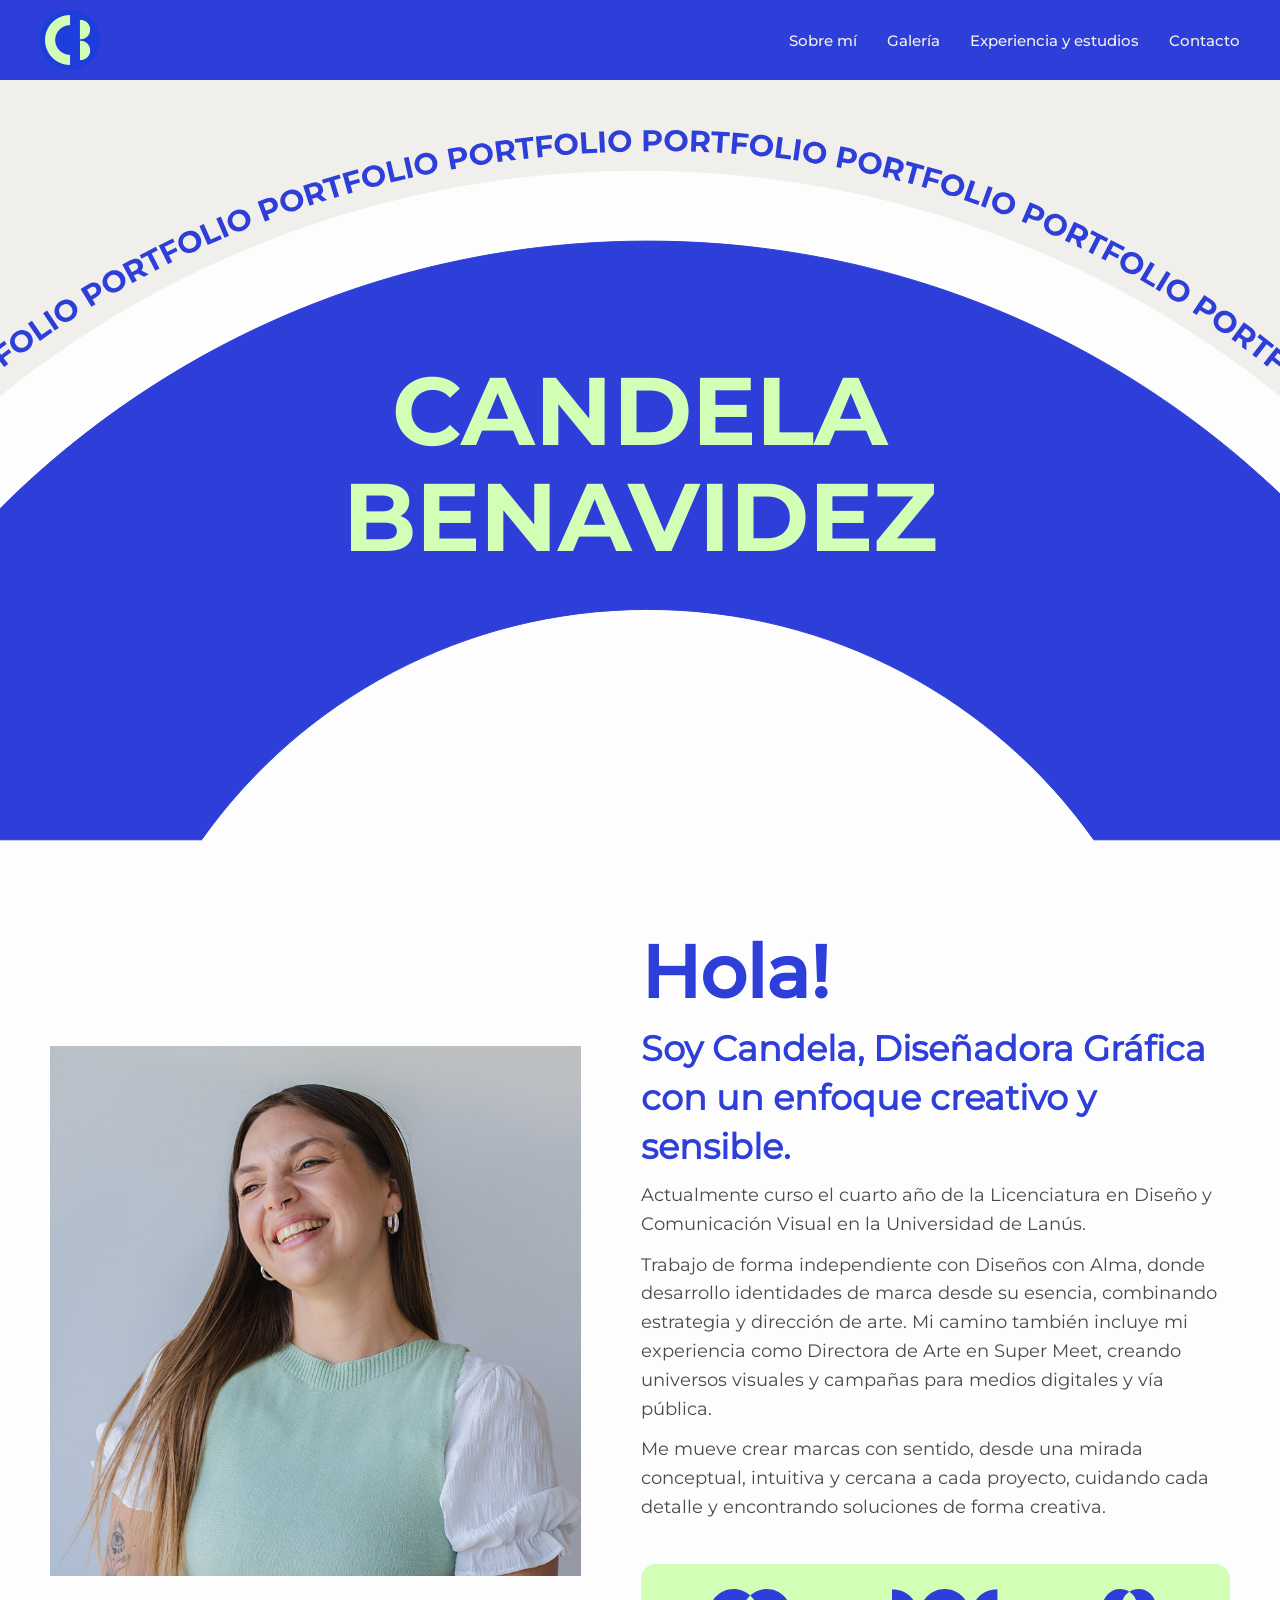
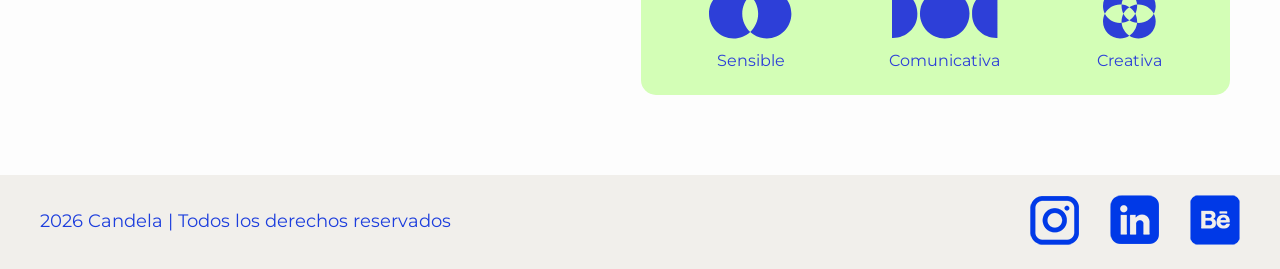
<file: index.html>
<!doctype html>
<html>

<head>
    <meta charset="UTF-8">
    <meta name="viewport" content="width=device-width, initial-scale=1.0">
    <meta name="description" content="Curriculum vitae de Candela Benavídez. Detalle de experiencia laboral, estudios y habilidades profesionales.">
    <meta name="author" content="Candela Benavídez">
    <meta name="keywords" content="Curriculum, Candela Benavidez, CV, experiencia laboral, perfil profesional">
    <title>Sobre Mi - Curriculum Benavidez Candela</title>
    <link href="estilos.css" rel="stylesheet" type="text/css">
    <link rel="icon" type="image/png" href="img/logos/favicon.png">
</head>

<body>
    <header>
        <nav>
            <img src="img/logos/logo_header.png" alt="Logo" class="logo">  
            <input type="checkbox" id="menu-check">
            <label for="menu-check" class="menu-icono">
                <span></span><span></span><span></span>
            </label>
            <div class="menu-links">
                <a href="index.html">Sobre mí</a>
                <a href="galeria.html">Galería</a>
                <a href="experiencia_estudios.html">Experiencia y estudios</a>
                <a href="contacto.html">Contacto</a>
            </div>
        </nav>
    </header> 
    <main>
        <section id="cabecera">
            <div class="cabecera-imagen"> 
                <h1>CANDELA BENAVIDEZ</h1>
            </div>
        </section>
        <section class="contenido">
            <div class="contenido-imagen">
                <img src="img/index/foto-perfil.png" alt="Foto de perfil de Candela" width="822" height="822">
            </div>
            <div class="contenido-texto">
                <h2>Hola!</h2>
                <h3>Soy Candela, Diseñadora Gráfica con un enfoque creativo y sensible.</h3>
                <p>Actualmente curso el cuarto año de la Licenciatura en Diseño y Comunicación Visual en la Universidad de Lanús.</p>
                <p>Trabajo de forma independiente con Diseños con Alma, donde desarrollo identidades de marca desde su esencia, combinando estrategia y dirección de arte. Mi camino también incluye mi experiencia como Directora de Arte en Super Meet, creando universos visuales y campañas para medios digitales y vía pública.</p>
                <p>Me mueve crear marcas con sentido, desde una mirada conceptual, intuitiva y cercana a cada proyecto, cuidando cada detalle y encontrando soluciones de forma creativa.</p>
                
            <div class="esencia-card">
                <ul class="esencia-lista">
                    <li class="esencia-item">
                        <img src="img/index/icono-sensible.svg" alt="Icono Sensible" width="50" height="50">
                        <span>Sensible</span>
                    </li>
                    <li class="esencia-item">
                        <img src="img/index/icono-comunicativa.svg" alt="Icono Comunicativa" width="50" height="50">
                        <span>Comunicativa</span>
                    </li>
                    <li class="esencia-item">
                        <img src="img/index/icono-creativa.svg" alt="Icono Creativa" width="50" height="50">
                        <span>Creativa</span>
                    </li>
                </ul>
            </div>
        </section>
    </main>
    <footer>
        <div class="derechos-reservados">
            <p>2026 Candela | Todos los derechos reservados</p>
        </div>
        <div class="redes">
            <a href="https://www.instagram.com/candelabenavidezz/" target="_blank">
                <img src="img/footer/icono-instagram.png" alt="Instagram" width="50" height="50">
            </a>
            <a href="https://www.linkedin.com/in/candelabe" target="_blank">
                <img src="img/footer/icono-linkedin.png" alt="Instagram" width="50" height="50">
            </a>
            <a href="https://www.behance.net/candelabenavid" target="_blank">
                <img src="img/footer/icono-behance.png" alt="Instagram" width="50" height="50">
            </a>
        </div>
    </footer>
</body>

</html>
</file>
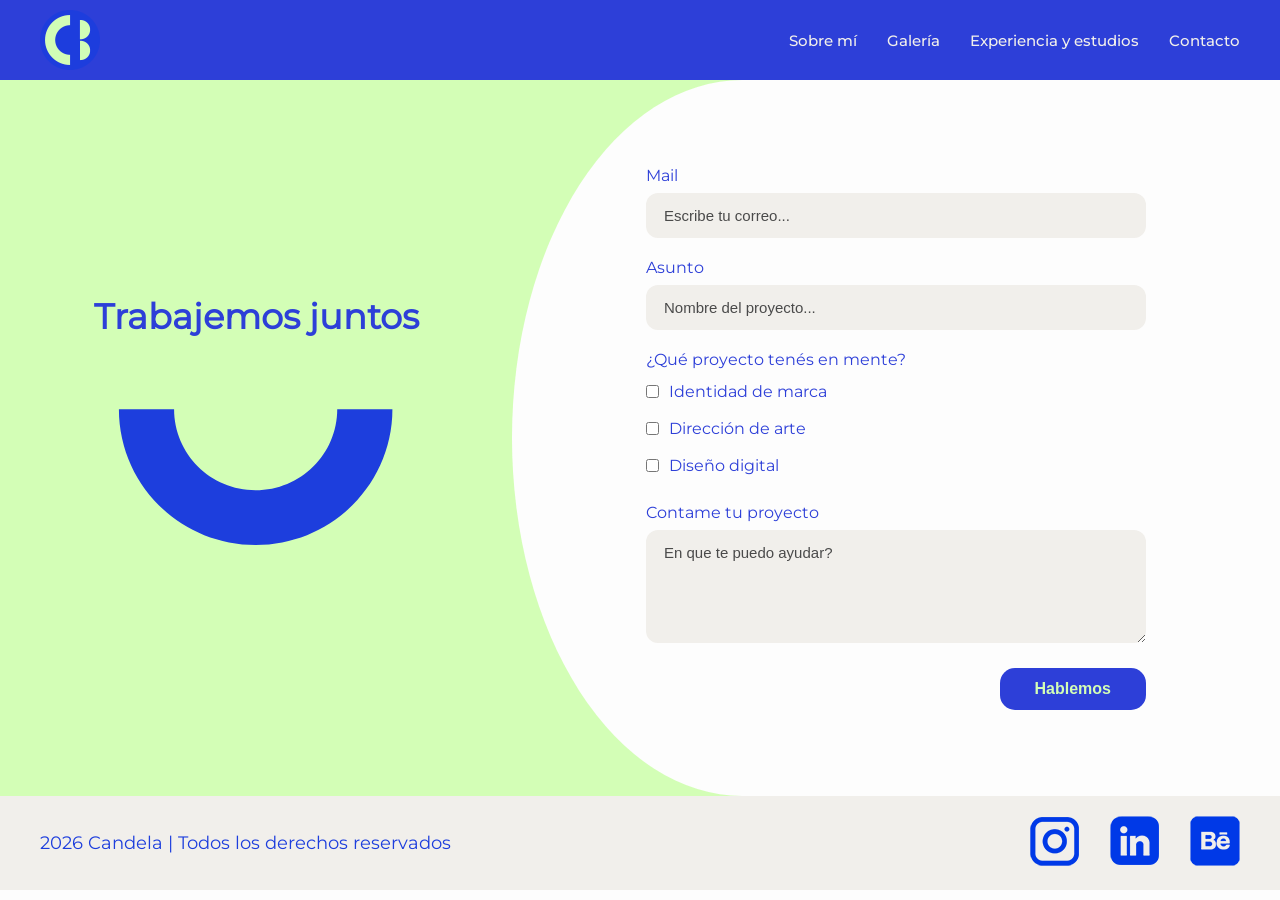
<file: contacto.html>
<!doctype html>
<html>

<head>
    <meta charset="UTF-8">
    <meta name="description" content="Curriculum vitae de Candela Benavídez. Detalle de experiencia laboral, estudios y habilidades profesionales.">
    <meta name="author" content="Candela Benavídez">
    <meta name="keywords" content="Curriculum, Candela Benavidez, CV, experiencia laboral, perfil profesional">
    <title>Contacto - Curriculum Benavidez Candela</title>
    <link href="estilos.css" rel="stylesheet" type="text/css">
    <link rel="icon" type="image/png" href="img/logos/favicon.png">
</head>

<body>
    <header>
        <nav>
            <img src="img/logos/logo_header.png" alt="Logo de Candela" width="60" height="60" class="logo">
            <a href="index.html">Sobre mí</a>
            <a href="galeria.html">Galería</a>
            <a href="experiencia_estudios.html">Experiencia y estudios</a>
            <a href="contacto.html">Contacto</a>
        </nav>
    </header> 
    <main>
        <section class="contacto-contenedor">
            <div class="contacto-grafico">
                <h3 class="contacto-titulo">Trabajemos juntos</h3>
                <div class="grafico-forma">
                    <img src="img/contacto/sonrrisa-contacto.svg" alt="Forma gráfica de marca" width="400" height="200">
                </div>
            </div>
            <div class="contacto-formulario-bloque">
                <form method="POST" action="mailto:dconalmaestudio@gmail.com" target="_blank" enctype="text/plain" class="formulario-contacto">
                    <div class="form-grupo">
                        <label for="email">Mail</label>
                        <input type="email" id="email" name="email" placeholder="Escribe tu correo..." required>
                    </div>
                    <div class="form-grupo">
                        <label for="asunto">Asunto</label>
                        <input type="text" id="asunto" name="asunto" placeholder="Nombre del proyecto..." required>
                    </div>
                    <div class="form-grupo">
                        <h3>¿Qué proyecto tenés en mente?</h3>
                        <div class="opciones-checkbox">
                            <label class="checkbox-label">
                                <input type="checkbox" name="servicio" value="branding"> Identidad de marca
                            </label>
                            <label class="checkbox-label">
                                <input type="checkbox" name="servicio" value="arte"> Dirección de arte
                            </label>
                            <label class="checkbox-label">
                                <input type="checkbox" name="servicio" value="digital"> Diseño digital
                            </label>
                        </div>
                    </div>
                    <div class="form-grupo">
                        <label for="mensaje">Contame tu proyecto</label>
                        <textarea id="mensaje" name="mensaje" rows="5" placeholder="En que te puedo ayudar?" required></textarea>
                    </div>
                    <div class="form-boton-contenedor">
                        <button type="submit" class="boton-hablemos">Hablemos</button>
                    </div>
                </form>
            </div>
        </section>
    </main>
    <footer>
        <div class="derechos-reservados">
            <p>2026 Candela | Todos los derechos reservados</p>
        </div>
        <div class="redes">
            <a href="https://www.instagram.com/candelabenavidezz/" target="_blank">
                <img src="img/footer/icono-instagram.png" alt="Instagram" width="50" height="50">
            </a>
            <a href="https://www.linkedin.com/in/candelabe" target="_blank">
                <img src="img/footer/icono-linkedin.png" alt="Instagram" width="50" height="50">
            </a>
            <a href="https://www.behance.net/candelabenavid" target="_blank">
                <img src="img/footer/icono-behance.png" alt="Instagram" width="50" height="50">
            </a>
        </div>
    </footer>
</body>
</file>
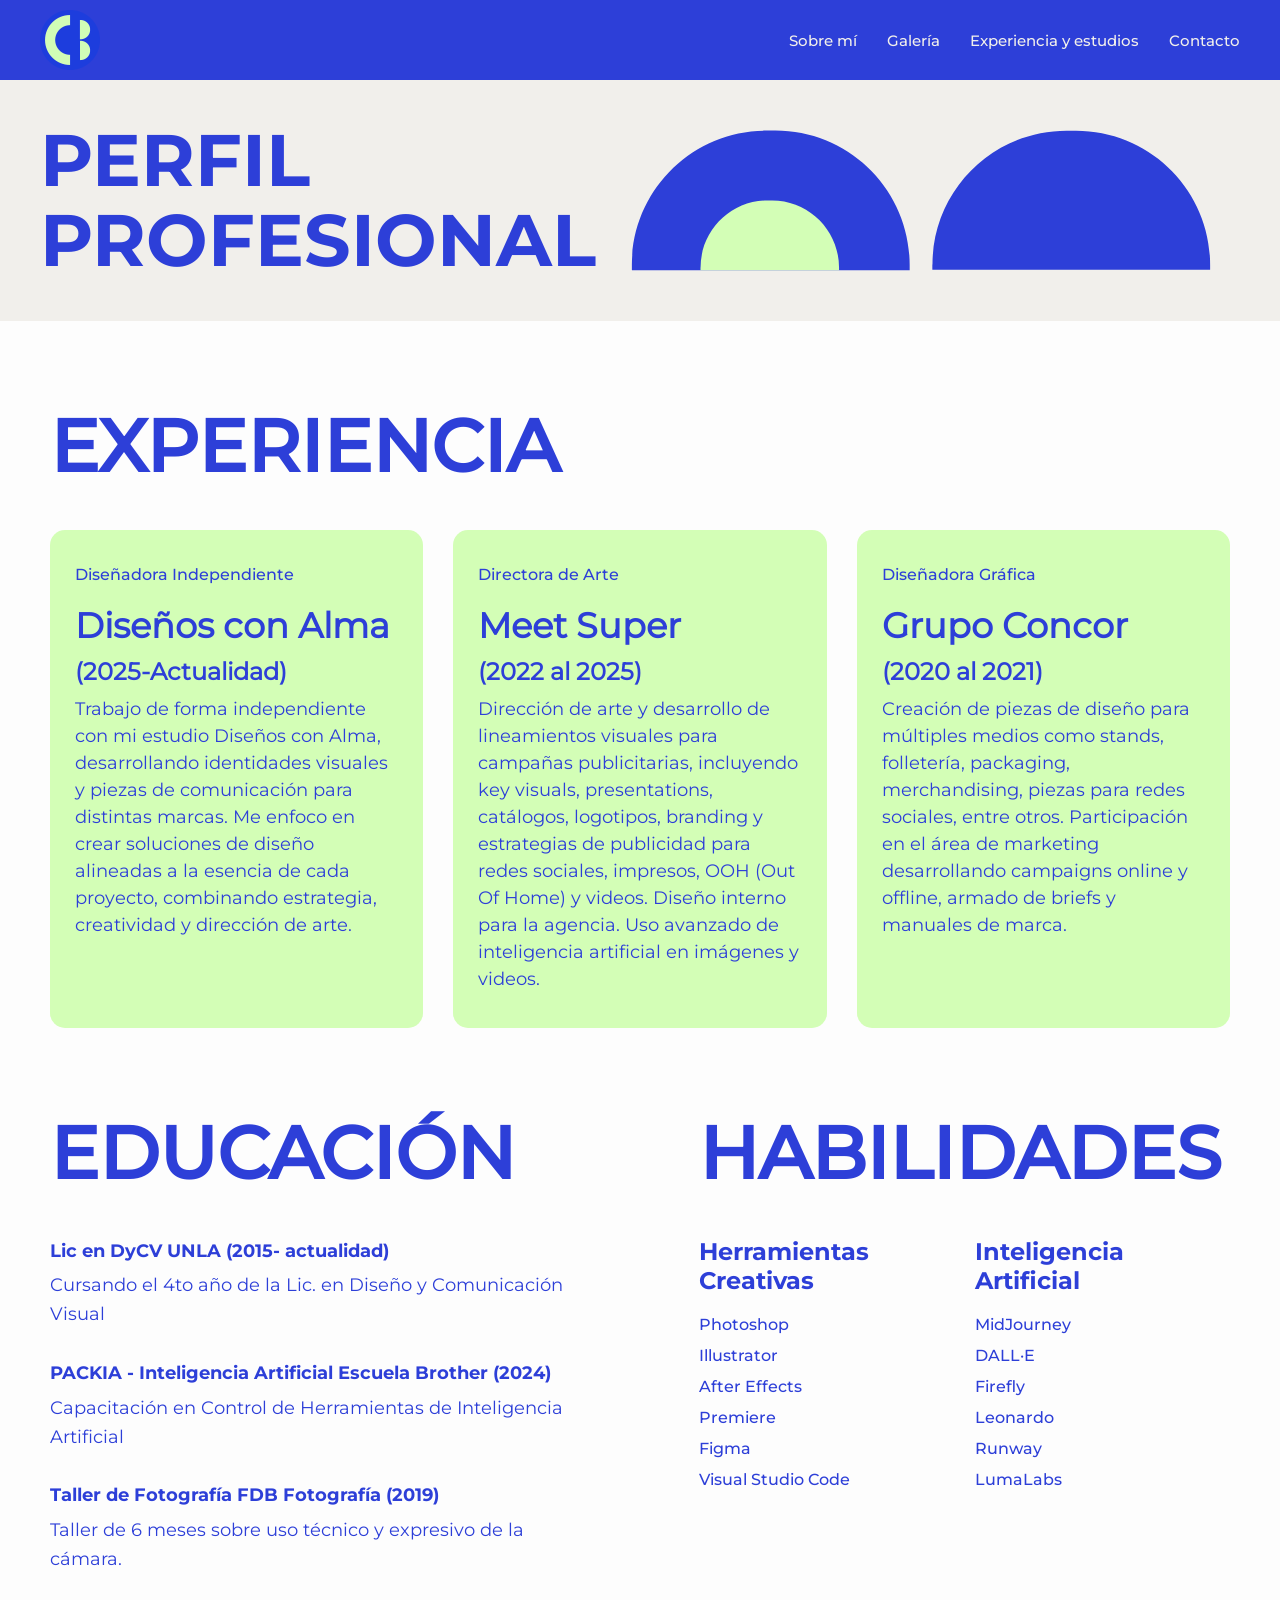
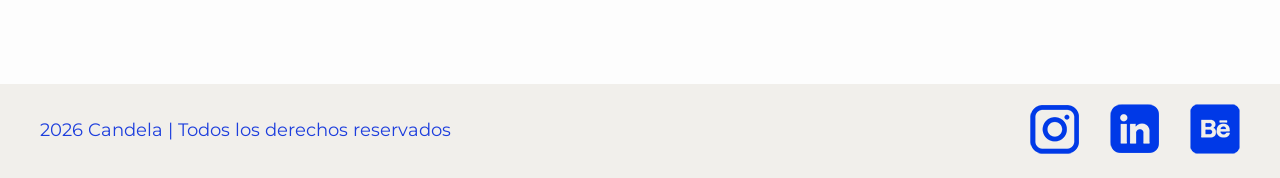
<file: experiencia_estudios.html>
<!doctype html>
<html>

<head>
    <meta charset="UTF-8">
    <meta name="description" content="Curriculum vitae de Candela Benavídez. Detalle de experiencia laboral, estudios y habilidades profesionales.">
    <meta name="author" content="Candela Benavídez">
    <meta name="keywords" content="Curriculum, Candela Benavidez, CV, experiencia laboral, perfil profesional">
    <title>Experiencia y estudios  - Curriculum Benavidez Candela</title>
    <link href="estilos.css" rel="stylesheet" type="text/css">
    <link rel="icon" type="image/png" href="img/logos/favicon.png">
</head>
    <header>
        <nav>
            <img src="img/logos/logo_header.png" alt="Logo de Candela" width="60" height="60" class="logo">
            <a href="index.html">Sobre mí</a>
            <a href="galeria.html">Galería</a>
            <a href="experiencia_estudios.html">Experiencia y estudios</a>
            <a href="contacto.html">Contacto</a>
        </nav>
    </header> 
<main class="contenedor-estudios">
    <section class="seccion-banner">
        <div class="banner-bloque">
            <h2 class="banner-titulo">PERFIL PROFESIONAL</h2>
            <img src="img/experiencia-estudios/medialunas-hero.svg" alt="Formas de diseño" width="650" height="181">
        </div>
    </section>
    <section class="seccion-experiencia">
        <h2 class="titulo-seccion-azul">EXPERIENCIA</h2>
        <div class="contenedor-tarjetas">
            <article class="tarjeta-verde">
                <span class="tarjeta-puesto">Diseñadora Independiente</span>
                <h3 class="tarjeta-empresa">Diseños con Alma</h3>
                <h4>(2025-Actualidad)</h4>
                <p class="tarjeta-texto">Trabajo de forma independiente con mi estudio Diseños con Alma, desarrollando identidades visuales y piezas de comunicación para distintas marcas. Me enfoco en crear soluciones de diseño alineadas a la esencia de cada proyecto, combinando estrategia, creatividad y dirección de arte.</p>
            </article>
            <article class="tarjeta-verde">
                <span class="tarjeta-puesto">Directora de Arte</span>
                <h3 class="tarjeta-empresa">Meet Super</h3>
                <h4>(2022 al 2025)</h4>
                <p class="tarjeta-texto">Dirección de arte y desarrollo de lineamientos visuales para campañas publicitarias, incluyendo key visuals, presentations, catálogos, logotipos, branding y estrategias de publicidad para redes sociales, impresos, OOH (Out Of Home) y videos. Diseño interno para la agencia. Uso avanzado de inteligencia artificial en imágenes y videos.</p>
            </article>
            <article class="tarjeta-verde">
                <span class="tarjeta-puesto">Diseñadora Gráfica</span>
                <h3 class="tarjeta-empresa">Grupo Concor</h3>
                <h4>(2020 al 2021)</h4>
                <p class="tarjeta-texto">Creación de piezas de diseño para múltiples medios como stands, folletería, packaging, merchandising, piezas para redes sociales, entre otros. Participación en el área de marketing desarrollando campaigns online y offline, armado de briefs y manuales de marca.</p>
            </article>
        </div>
    </section>
    <section class="seccion-detalles">
        <div class="bloque-educacion">
            <h2 class="titulo-seccion-azul">EDUCACIÓN</h2>
            <div class="lista-edu">
                <p class="edu-linea-principal">Lic en DyCV UNLA (2015- actualidad)</p>
                <p class="edu-subtexto">Cursando el 4to año de la Lic. en Diseño y Comunicación Visual</p>
            </div>
            <div class="lista-edu">
                <p class="edu-linea-principal">PACKIA - Inteligencia Artificial Escuela Brother (2024)</p>
                <p class="edu-subtexto">Capacitación en Control de Herramientas de Inteligencia Artificial</p>
            </div>
            <div class="lista-edu">
                <p class="edu-linea-principal">Taller de Fotografía FDB Fotografía (2019)</p>
                <p class="edu-subtexto">Taller de 6 meses sobre uso técnico y expresivo de la cámara.</p>
            </div>
        </div>
        <div class="bloque-habilidades">
            <h2 class="titulo-seccion-azul">HABILIDADES</h2>
            <div class="columnas-habilidades-contenedor">
                <div class="grupo-lista">
                    <h3 class="subtitulo-lista">Herramientas Creativas</h3>
                    <ul class="lista-items">
                        <li>Photoshop</li>
                        <li>Illustrator</li>
                        <li>After Effects</li>
                        <li>Premiere</li>
                        <li>Figma</li>
                        <li>Visual Studio Code</li>
                    </ul>
                </div>
                <div class="grupo-lista">
                    <h3 class="subtitulo-lista">Inteligencia Artificial</h3>
                    <ul class="lista-items">
                        <li>MidJourney</li>
                        <li>DALL·E</li>
                        <li>Firefly</li>
                        <li>Leonardo</li>
                        <li>Runway</li>
                        <li>LumaLabs</li>
                    </ul>
                </div>
            </div>
        </div>
    </section>
</main>
        <footer>
<div class="derechos-reservados">
        <p>2026 Candela | Todos los derechos reservados</p>
    </div>
    <div class="redes">
        <a href="https://www.instagram.com/candelabenavidezz/" target="_blank">
            <img src="img/footer/icono-instagram.png">
        </a>

        <a href="https://www.linkedin.com/in/candelabe" target="_blank">
            <img src= "img/footer/icono-linkedin.png">
        </a>

        <a href="https://www.behance.net/candelabenavid" target="_blank">
            <img src="img/footer/icono-behance.png">
        </a>
    </div>
    </footer>
</body>
</html>
</file>
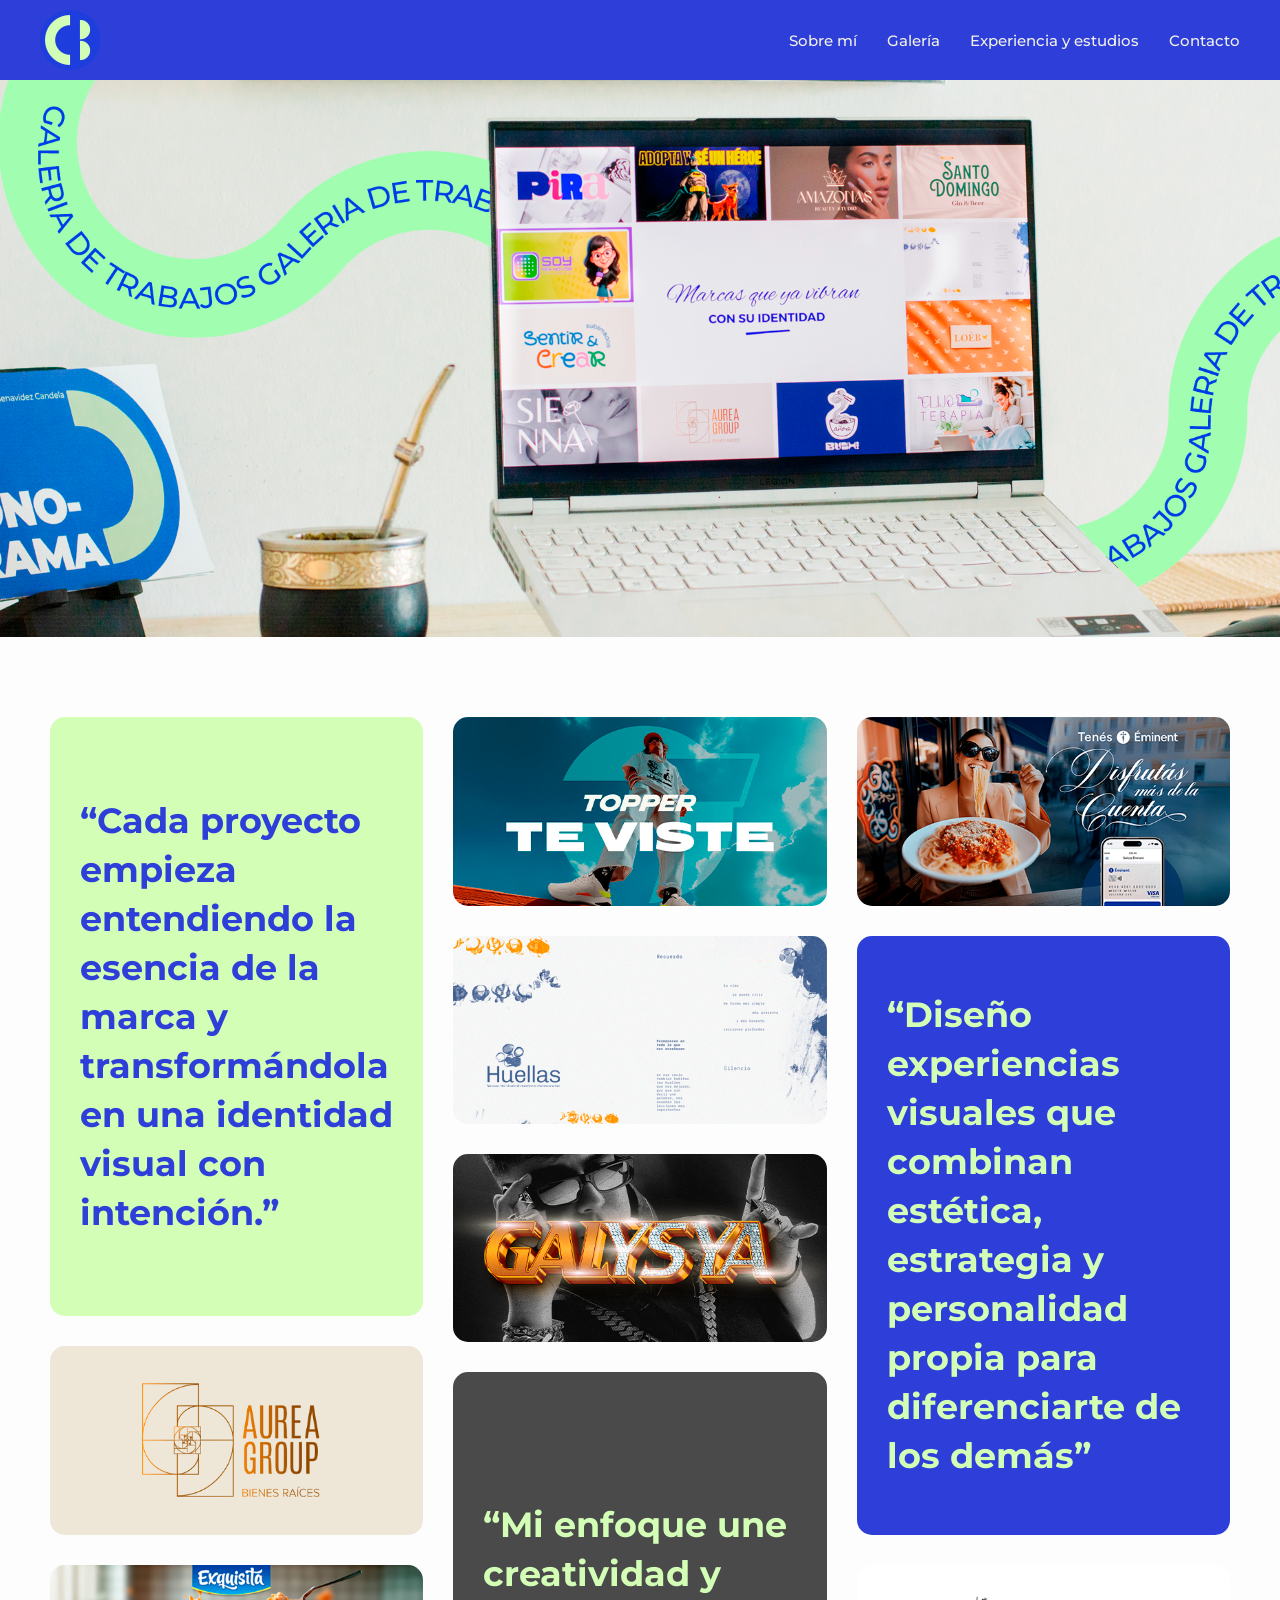
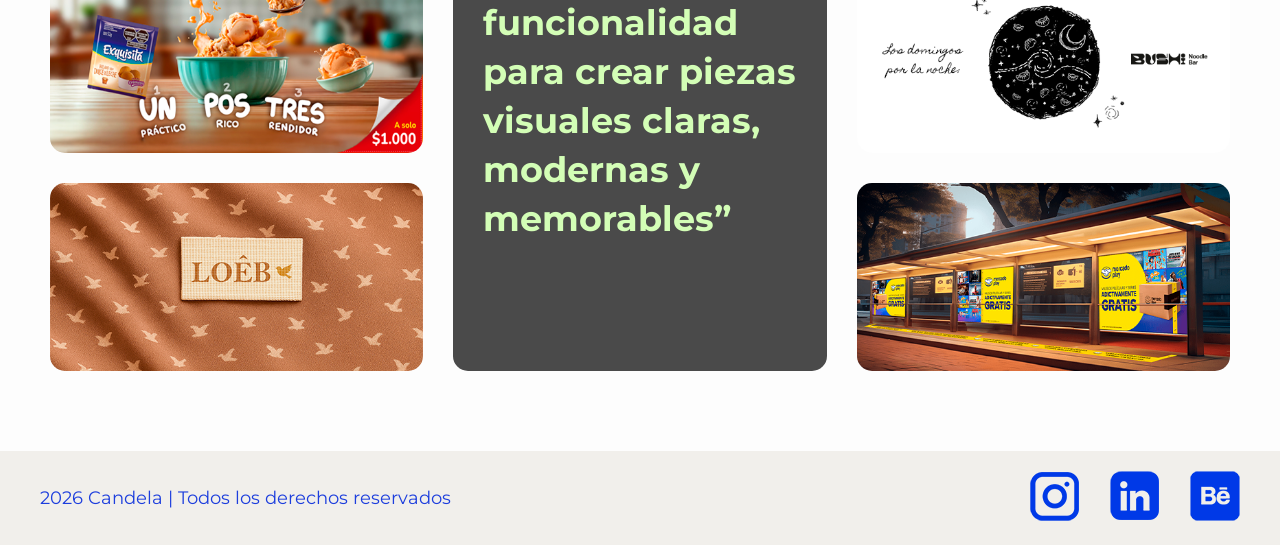
<file: galeria.html>
<!doctype html>
<html>

<head>
    <meta charset="UTF-8">
    <meta name="description"
        content="Curriculum vitae de Candela Benavídez. Detalle de experiencia laboral, estudios y habilidades profesionales.">
    <meta name="author" content="Candela Benavídez">
    <meta name="keywords" content="Curriculum, Candela Benavidez, CV, experiencia laboral, perfil profesional">
    <title>Galeria - Curriculum Benavidez Candela</title>
    <link href="estilos.css" rel="stylesheet" type="text/css">
    <link rel="icon" type="image/png" href="img/logos/favicon.png">
</head>
<body>
    <header>
        <nav>
            <img src="img/logos/logo_header.png" alt="Logo de Candela" width="60" height="60" class="logo">
            <a href="index.html">Sobre mí</a>
            <a href="galeria.html">Galería</a>
            <a href="experiencia_estudios.html">Experiencia y estudios</a>
            <a href="contacto.html">Contacto</a>
        </nav>
    </header> 
    <main class="contenedor-galeria-pagina">
    <section class="galeria-hero">
        <img src="img/galeria/hero-galeria.png" alt="Galería de trabajos de Candela" width="1920" height="836" class="imagen-hero-completa">
    </section>

            </a>
        </div>
    </footer>
</body>
    <section class="seccion-grilla">
        <div class="columna-galeria">
            <div class="tarjeta-frase frase-verde">
                <p>“Cada proyecto empieza entendiendo la esencia de la marca y transformándola en una identidad visual con intención.”</p>
            </div>
            <div class="tarjeta-imagen">
                <a href="#foto-aurea"><img src="img/galeria/galeria-aurea-chico.png" alt="Proyecto Aurea Group" width="543" height="274"></a>
            </div>
            <div class="tarjeta-imagen">
                <a href="#foto-exquisita"><img src="img/galeria/galeria-exquisita-chico.png" alt="Proyecto Exquisita" width="543" height="274"></a>
            </div>
            <div class="tarjeta-imagen">
                <a href="#foto-loeb"><img src="img/galeria/galeria-loeb-chico.png" alt="Proyecto Loêb" width="543" height="274"></a>
            </div>
        </div>

        <div class="columna-galeria">
            <div class="tarjeta-imagen">
                <a href="#foto-topper"><img src="img/galeria/galeria-topper-chico.png" alt="Proyecto Topper" width="543" height="274"></a>
            </div>
            <div class="tarjeta-imagen">
                <a href="#foto-huellas"><img src="img/galeria/galeria-huellas-chico.png" alt="Proyecto Huellas" width="543" height="274"></a>
            </div>
            <div class="tarjeta-imagen">
                <a href="#foto-galicia"><img src="img/galeria/galeria-galicia-chico.png" alt="Proyecto Galisya" width="543" height="274"></a>
            </div>
            <div class="tarjeta-frase frase-gris">
                <p>“Mi enfoque une creatividad y funcionalidad para crear piezas visuales claras, modernas y memorables”</p>
            </div>
        </div>

        <div class="columna-galeria">
            <div class="tarjeta-imagen">
                <a href="#foto-eminent"><img src="img/galeria/galeria-eminent-chico.png" alt="Proyecto Eminent" width="543" height="274"></a>
            </div>
            <div class="tarjeta-frase frase-azul">
                <p>“Diseño experiencias visuales que combinan estética, estrategia y personalidad propia para diferenciarte de los demás”</p>
            </div>
            <div class="tarjeta-imagen">
                <a href="#foto-bushi"><img src="img/galeria/galeria-bushi-chico.png" alt="Proyecto Bushi" width="543" height="274"></a>
            </div>
            <div class="tarjeta-imagen">
                <a href="#foto-meliplay"><img src="img/galeria/galeria-meliplay-chico.png" alt="Proyecto Mercado Play" width="543" height="274"></a>
            </div>
        </div>
    </section>

    <div id="foto-aurea" class="modal-galeria">
        <a href="#" class="modal-cerrar-fondo"></a>
        <div class="modal-contenido">
            <a href="#" class="boton-cerrar">&times;</a>
            <img src="img/galeria/galeria-aurea.png" alt="Proyecto Aurea Group Grande">
        </div>
    </div>

    <div id="foto-exquisita" class="modal-galeria">
        <a href="#" class="modal-cerrar-fondo"></a>
        <div class="modal-contenido">
            <a href="#" class="boton-cerrar">&times;</a>
            <img src="img/galeria/galeria-exquisita.png" alt="Proyecto Exquisita Grande">
        </div>
    </div>

    <div id="foto-loeb" class="modal-galeria">
        <a href="#" class="modal-cerrar-fondo"></a>
        <div class="modal-contenido">
            <a href="#" class="boton-cerrar">&times;</a>
            <img src="img/galeria/galeria-loeb.png" alt="Proyecto Loêb Grande">
        </div>
    </div>

    <div id="foto-topper" class="modal-galeria">
        <a href="#" class="modal-cerrar-fondo"></a>
        <div class="modal-contenido">
            <a href="#" class="boton-cerrar">&times;</a>
            <img src="img/galeria/galeria-topper.png" alt="Proyecto Topper Grande">
        </div>
    </div>

    <div id="foto-huellas" class="modal-galeria">
        <a href="#" class="modal-cerrar-fondo"></a>
        <div class="modal-contenido">
            <a href="#" class="boton-cerrar">&times;</a>
            <img src="img/galeria/galeria-huellas.png" alt="Proyecto Huellas Grande">
        </div>
    </div>

    <div id="foto-galicia" class="modal-galeria">
        <a href="#" class="modal-cerrar-fondo"></a>
        <div class="modal-contenido">
            <a href="#" class="boton-cerrar">&times;</a>
            <img src="img/galeria/galeria-galicia.png" alt="Proyecto Galicia Grande">
        </div>
    </div>

    <div id="foto-eminent" class="modal-galeria">
        <a href="#" class="modal-cerrar-fondo"></a>
        <div class="modal-contenido">
            <a href="#" class="boton-cerrar">&times;</a>
            <img src="img/galeria/galeria-eminent.png" alt="Proyecto Eminent Grande">
        </div>
    </div>

    <div id="foto-bushi" class="modal-galeria">
        <a href="#" class="modal-cerrar-fondo"></a>
        <div class="modal-contenido">
            <a href="#" class="boton-cerrar">&times;</a>
            <img src="img/galeria/galeria-bushi.png" alt="Proyecto Bushi Grande">
        </div>
    </div>

    <div id="foto-meliplay" class="modal-galeria">
        <a href="#" class="modal-cerrar-fondo"></a>
        <div class="modal-contenido">
            <a href="#" class="boton-cerrar">&times;</a>
            <img src="img/galeria/galeria-meliplay.png" alt="Proyecto Mercado Play Grande">
        </div>
    </div>

</main>
    <footer>
        <div class="derechos-reservados">
            <p>2026 Candela | Todos los derechos reservados</p>
        </div>
        <div class="redes">
            <a href="https://www.instagram.com/candelabenavidezz/" target="_blank">
                <img src="img/footer/icono-instagram.png" alt="Instagram" width="50" height="50">
            </a>
            <a href="https://www.linkedin.com/in/candelabe" target="_blank">
                <img src="img/footer/icono-linkedin.png" alt="Instagram" width="50" height="50">
            </a>
            <a href="https://www.behance.net/candelabenavid" target="_blank">
                <img src="img/footer/icono-behance.png" alt="Instagram" width="50" height="50">
</file>
<file: estilos.css>
@charset "utf-8";

* {
    margin: 0;
    padding: 0;
    box-sizing: border-box;
}

:root {
    --color-verde: #D3FEB6;
    --color-azul: #2D3FD8;
    --color-gris: #4A4A4A;
    --color-gris-claro: #F1EFEB;
    --color-blanco: #FDFDFD;

    --fuente-bold: "montserrat bold", sans-serif;
    --fuente-medium: "montserrat medium", sans-serif;
    --fuente-regular: "montserrat regular", sans-serif;
}

@font-face {
    font-family: "montserrat bold";
    src: url(fonts/Montserrat-Bold.ttf) format('truetype');
    font-weight: bold;
    font-style: normal;
}
@font-face {
    font-family: "montserrat medium";
    src: url(fonts/Montserrat-Medium.ttf) format('truetype');
    font-weight: 500;
    font-style: normal;
}
@font-face {
    font-family: "montserrat regular";
    src: url(fonts/Montserrat-Regular.ttf) format('truetype');
    font-weight: normal;
    font-style: normal;
}
body {
    margin: 0;
    padding: 0;
    background-color: var(--color-blanco);
    color: var(--color-gris);
    font-family: var(--fuente-regular);
}

h1 {
    color: var(--color-azul);
    font-size: 96px; 
    font-family: var(--fuente-bold);
}

h2 {
    color: var(--color-azul);
    font-size: 73px; 
    font-family: var(--fuente-medium);
}

h3 {
    color: var(--color-azul);
    font-size: 35px; 
    font-family: var(--fuente-regular);
}

h4 {
    color: var(--color-azul); 
    font-size: 24px; 
    font-family: var(--fuente-regular);
}

p {
    color: var(--color-gris);
    font-size: 18px;
    font-family: var(--fuente-regular);
    line-height: 1.6; 
}

img {
    max-width: 100%;
    height: auto;
}

nav {
    height: 80px;
    background-color: var(--color-azul);
    display: flex;
    justify-content: flex-end; 
    align-items: center;
    padding-right: 40px;
    gap: 30px; 
    font-size: 15px;
    font-family: var(--fuente-medium);
}

a{
    text-decoration: none;
}
a:link{
    color: var(--color-gris-claro);
}
a:visited {
    color: var(--color-gris-claro);
}
a:hover{
    color: var(--color-verde);
    font-size: medium;
}
.logo {
    height: 60px;
    margin-left: 40px;
    margin-right: auto;
  }

.menu-checkbox {
  display: none;
}

#cabecera {
    width: 100%;
    background-color: var(--color-gris-claro); 
}

.cabecera-imagen {
    width: 100%;
    max-width: 1920px;
    height: 767px;
    margin: 0 auto;
    display: flex;
    justify-content: center;
    align-items: center;
    background-image: url(img/index/fondo_hero_sobre_mi.svg);
    background-repeat: no-repeat;
    background-size: cover;    
    background-position: center;
}

#cabecera h1 {
    z-index: 1; 
    width: 300px;
    text-align: center;
    color: var(--color-verde);
    line-height: 1.1;
    margin: 0 auto;
    display: flex;
    justify-content: center;
    align-items: center;
}

 .contenido {
        display: flex;
        align-items: center;
        justify-content: center;
        gap: 60px; 
    max-width: 1400px; 
        margin: 80px auto;
        width: 100%;
        padding-left: 50px;
        padding-right: 50px;
        box-sizing: border-box;    
        background-color: var(--color-blanco);
 }

.contenido-imagen {
    width: 45%; 
    display: flex;
    justify-content: center;
}

.contenido-imagen img {
    width: 100%; 
    max-width: 822px; 
    height: auto;
    display: block;
}
    
.contenido-texto {
    width: 50%;
    display: flex;
    flex-direction: column;
}

.contenido-texto h2 {
    margin-top: 0;      
    margin-bottom: 8px;
}

.contenido-texto h3 {
    line-height: 1.4;
    font-weight: 600;
    margin-top: 0; 
    margin-bottom: 10px; 
}

.contenido-texto p {
    margin-top: 0;    
    margin-bottom: 12px;  
}

.fondo {
        display: block;
        width: 100%;
    }
.esencia-card {
    background-color: var(--color-verde); 
    border-radius: 15px;                       
    padding: 25px 20px;                        
    margin-top: 30px;                          
    width: 100%;                               
    box-sizing: border-box;                    
}

.esencia-lista {
    display: flex;
    justify-content: space-around; 
    align-items: center;           
    list-style: none;              
    padding: 0;                   
    margin: 0;
}

.esencia-item {
    display: flex;
    flex-direction: column;        
    align-items: center;           
    gap: 12px;                     
}

.esencia-item img {
    height: 50px;
    width: auto;
}

.esencia-item span {
    color: var(--color-azul);      
    font-size: 16px;               
    font-weight: 500;              
    text-align: center;
}
footer {
    display: flex;
    justify-content: space-between;
    align-items: center;
    padding: 20px 40px;
    background-color: var(--color-gris-claro); 
}

footer p {
    color: #1d3edd;
}
.redes{
    display: flex;
    gap: 30px;
}
/*galeria*/

.galeria-hero {
    width: 100%;
    overflow: hidden;
}

.imagen-hero-completa {
    width: 100%;
    max-width: 1920px; 
    height: auto;
    display: block;
    margin: 0 auto;
}

.seccion-grilla {
    max-width: 1400px; 
    margin: 80px auto;
    padding: 0 50px;
    display: flex;
    justify-content: space-between;
    gap: 30px; 
}

.columna-galeria {
    width: 32%; 
    display: flex;
    flex-direction: column;
    gap: 30px; 
}

.tarjeta-imagen {
    width: 100%;
}

.tarjeta-imagen a {
    display: flex;
    width: 100%;
}

.tarjeta-imagen img {
    width: 100%; 
    height: auto; 
    display: flex;
    border-radius: 15px; 
}

.tarjeta-frase {
    width: 100%;
    height: 599px;
    padding: 40px 30px;
    box-sizing: border-box;
    display: flex;
    align-items: center;
    justify-content: center;
}

.tarjeta-frase p {
    font-size: 35px;
    font-family: var(--fuente-bold);
    line-height: 1.4;
    margin: 0;
    text-align: left;
}

.frase-verde {
    background-color: var(--color-verde);
    color: var(--color-azul);
    border-radius: 15px; 
}
.frase-verde p {
    color: var(--color-azul);
}

.frase-azul {
    background-color: var(--color-azul);
    border-radius: 15px; 
}
.frase-azul p {
    color: var(--color-verde);
}

.frase-gris {
    background-color: var(--color-gris);
    border-radius: 15px; 
}
.frase-gris p {
    color: var(--color-verde);
}
/*para que abran las imagenes*/
.modal-galeria {
    position: fixed;
    top: 0;
    left: 0;
    width: 100%;
    height: 100%;
    background-color: color-mix(in srgb, var(--color-blanco) 90%, transparent);
    z-index: 99999;
    display: none; 
    align-items: center;
    justify-content: center;
}

.modal-galeria:target {
    display: flex !important;
}

.modal-cerrar-fondo {
    position: absolute;
    top: 0;
    left: 0;
    width: 100%;
    height: 100%;
    cursor: default;
}

.modal-contenido {
    position: relative;
    width: 85%;
    max-width: 950px;
    z-index: 100000;
    display: flex;
    justify-content: center;
    align-items: center;
}

.modal-contenido img {
    display: block !important;
    width: 100% !important;
    height: auto !important;
    max-height: 80vh;
    object-fit: contain;
    border-radius: 15px;
    box-shadow: 0 20px 50px var(--color-gris)
}

.boton-cerrar {
    position: absolute;
    top: -50px;
    right: 10px;
    color: var(--color-azul) !important; 
    text-decoration: none;
    z-index: 100001;
}

/*experiencia y estudios*/
.seccion-banner {
    background-color: var(--color-gris-claro);
    padding: 40px;
}

.banner-bloque {
    display: flex;
    justify-content: space-between;
    align-items: center;
    max-width: 1400px;
    margin: 0 auto;
    width: 100%;
}

.banner-titulo {
    font-family: var(--fuente-bold);
    line-height: 1.1;
    margin: 0;
}

.seccion-experiencia {
    max-width: 1400px;
    margin: 80px auto;
    padding: 0 50px;
    box-sizing: border-box;
}

.titulo-seccion-azul {
    margin-top: 0;
    margin-bottom: 40px;
}

.contenedor-tarjetas {
    display: flex;
    justify-content: space-between;
    gap: 30px;
}

.tarjeta-verde {
    width: 32%; 
    background-color: var(--color-verde);
    padding: 35px 25px;
    border-radius: 15px;
    display: flex;
    flex-direction: column;
    gap: 10px;
}

.tarjeta-puesto {
    display: flex;
    font-size: 16px;
    font-family: var(--fuente-medium);
    color: var(--color-azul);
    margin-bottom: 10px;
}

.tarjeta-empresa h3 {
    font-size: 28px;
    font-family: var(--fuente-bold);
    margin-top: 0;
    margin-bottom: 20px;
}

.tarjeta-empresa h4 {
    font-size: 18px;
    font-family: var(--fuente-bold);
    margin-top: 20px;
    margin-bottom: 20px;
}

.tarjeta-texto {
    color: var(--color-azul); 
    line-height: 1.5;
    margin: 0;
}

.seccion-detalles {
    max-width: 1400px;
    margin: 80px auto;
    padding: 0 50px;
    display: flex;
    justify-content: space-between;
}


.bloque-educacion {
    width: 45%;
}

.lista-edu {
    margin-bottom: 30px;
}

.edu-linea-principal {
    font-family: var(--fuente-bold);
    color: var(--color-azul);
    margin-top: 0;
    margin-bottom: 6px;
}

.edu-subtexto {
    color: var(--color-azul);
    margin: 0;
}

.bloque-habilidades {
    width: 45%;
}

.columnas-habilidades-contenedor {
    display: flex;
    justify-content: space-between;
}

.grupo-lista {
    width: 48%;
}

.subtitulo-lista {
    font-size: 24px;
    font-family: var(--fuente-bold);
    margin-top: 0;
    margin-bottom: 20px;
    max-width: 100px;
}

.lista-items {
    list-style: none;
    padding: 0;
    margin: 0;
}

.lista-items li {
    font-size: 16px;
    font-family: var(--fuente-medium);
    color: var(--color-azul);
    margin-bottom: 12px;
}

/*contacto*/
.contacto-contenedor {
    display: flex;
    min-height: calc(100vh - 184px);
    width: 100%;
    background-color: var(--color-verde); 
}

.contacto-grafico {
    width: 40%;
    display: flex;
    flex-direction: column;
    justify-content: center;
    align-items: center;
    padding: 40px;
}

.contacto-titulo {
    margin-bottom: 40px;
    text-align: center;
}

.contacto-formulario-bloque {
    width: 60%;
    display: flex;
    justify-content: center;
    align-items: center;
    padding: 60px 40px;
    background-color: var(--color-blanco); 
    /* La curva de fondo */
    border-top-left-radius: 60% 100%;
    border-bottom-left-radius: 60% 100%;
}

.formulario-contacto {
    width: 100%;
    max-width: 500px;
}

.form-grupo {
    display: flex;
    flex-direction: column; 
    margin-bottom: 20px;
}

.form-grupo label {
    color: var(--color-azul);
    margin-bottom: 8px;
}

.form-grupo input[type="text"], .form-grupo input[type="email"], .form-grupo textarea {
    background-color: var(--color-gris-claro); 
    border: none;
    border-radius: 12px;                       
    padding: 14px 18px;
    font-family: 'Montserrat', sans-serif;
    font-size: 15px;
    color: var(--color-gris);
    outline: none;      
    width: 100%;                                  
}

.form-grupo textarea {
    resize: vertical;
}

.form-grupo input::placeholder, .form-grupo textarea::placeholder {
    color: var(--color-gris);
}

.form-grupo h3 {
    font-size: 16px;
    font-family:var(--fuente-regular);
    color: var(--color-azul); 
    font-weight: 400;
    margin-bottom: 8px;
}

.opciones-checkbox {
    display: flex;
    flex-direction: column;
    gap: 10px;
    margin-top: 5px;
}

.checkbox-label {
    display: flex;
    align-items: center;
    gap: 10px;
    color: var(--color-gris);
}

.form-boton-contenedor {
    display: flex;
    justify-content: flex-end;
    margin-top: 25px;
}

.boton-hablemos {
    background-color: var(--color-azul); 
    color: var(--color-verde); 
    border: none;
    border-radius: 15px;
    padding: 12px 35px;
    font-size: 16px;
    font-weight: 600;
    cursor: pointer;
    transition: all 0.2s ease; 
}

.boton-hablemos:hover {
    transform: scale(1.05); 
}

.boton-hablemos:active {
    background-color: var(--color-verde); 
    color: var(--color-azul);   
}

#menu-check{
     display: none;
}

.menu-links {
    display: flex !important; /* Aseguramos que sea flex */
    gap: 30px !important;     /* Aquí recuperas el espacio */
    align-items: center;
}

@media screen and (max-width: 600px) {

body {
    width: 100vw;
    overflow-x: hidden;
    padding: 0 0.9375em;
    font-size: 1em;
}

h1 { 
    font-size: 2em !important; 
    line-height: 1.2 !important; 
    text-align: center; 
}

h2 { 
    font-size: 1.625em !important; 
    line-height: 1.2 !important; 
    text-align: center; 
}

h3 { 
    font-size: 1.25em !important; 
    text-align: center; 
}

p { 
    font-size: 1em !important; 
    line-height: 1.5 !important; 
    text-align: center; 
}

img { 
    max-width: 100% !important; 
    height: auto !important; 
}

 header nav {
    display: flex;
    flex-direction: row;      
    justify-content: space-between; 
    align-items: center;
    background-color: var(--color-azul);
    height: 76px;
    width: 100%;
    padding: 0 20px;         
    position: relative;
}

.logo {
    margin: 0;
    height: 50px;
    width: auto;
}

.menu-icono { 
    display: flex !important; 
    flex-direction: column; 
    gap: 5px; 
    cursor: pointer; 
}

.menu-icono span { 
    width: 30px; 
    height: 3px; 
    background-color: var(--color-blanco); 
}

.menu-links { 
    display: none !important; 
    flex-direction: column !important; 
    text-align: center; 
    gap: 15px; 
}

#menu-check:checked ~ .menu-links { 
    display: flex !important; 
}

header nav a { 
    font-size: 1.125em; 
    color: var(--color-blanco); 
}

.contenido {
    display: flex;
    flex-direction: column;
    width: 100%;
    padding: 0.9375em;
    margin: 0.625em auto ;
    text-align: center;
}

.contenido-texto { 
    order: 1; 
    width: 100%; 
    text-align: center; 
    align-items: center; 
}

.esencia-card { 
    order: 1.5; 
    width: 100%; 
    padding: 1em; 
}

.contenido-imagen { 
    order: 2; 
    width: 100%; 
    margin-top: -1.75em; 
}

.esencia-item img { 
    width: 55px !important; 
    height: 55px !important; 
}
    
.esencia-item span { 
    font-size: 0.875em !important; 
}

.cabecera-imagen {
    width: 100%;
    max-width: 600px;
    height: auto;
    min-height: 250px;
    background-size: contain;
}

#cabecera {
    width: 100%;
    overflow: hidden;
}

.cabecera-imagen {
    width: 100%;
    height: 250px;
    background-size: cover;
    background-position: center;
    margin: 0;
}

.menu-links { 
    display: none; 
    flex-direction: column; 
    text-align: center; 
    justify-content: center; 
    align-items: center; 
    position: absolute; 
    top: 76px; 
    left: 0; 
    width: 100%; 
    background-color: var(--color-verde);
    padding: 20px 0; 
    z-index: 999;
}

.menu-links a {
    color: var(--color-azul); 
    font-weight: 600;
    padding: 15px;
    width: 100%;
    display: block;
}

footer { 
    display: flex; 
    flex-direction: column; 
    text-align: center; 
}

footer p { 
    display: none; 
}

}
</file>
